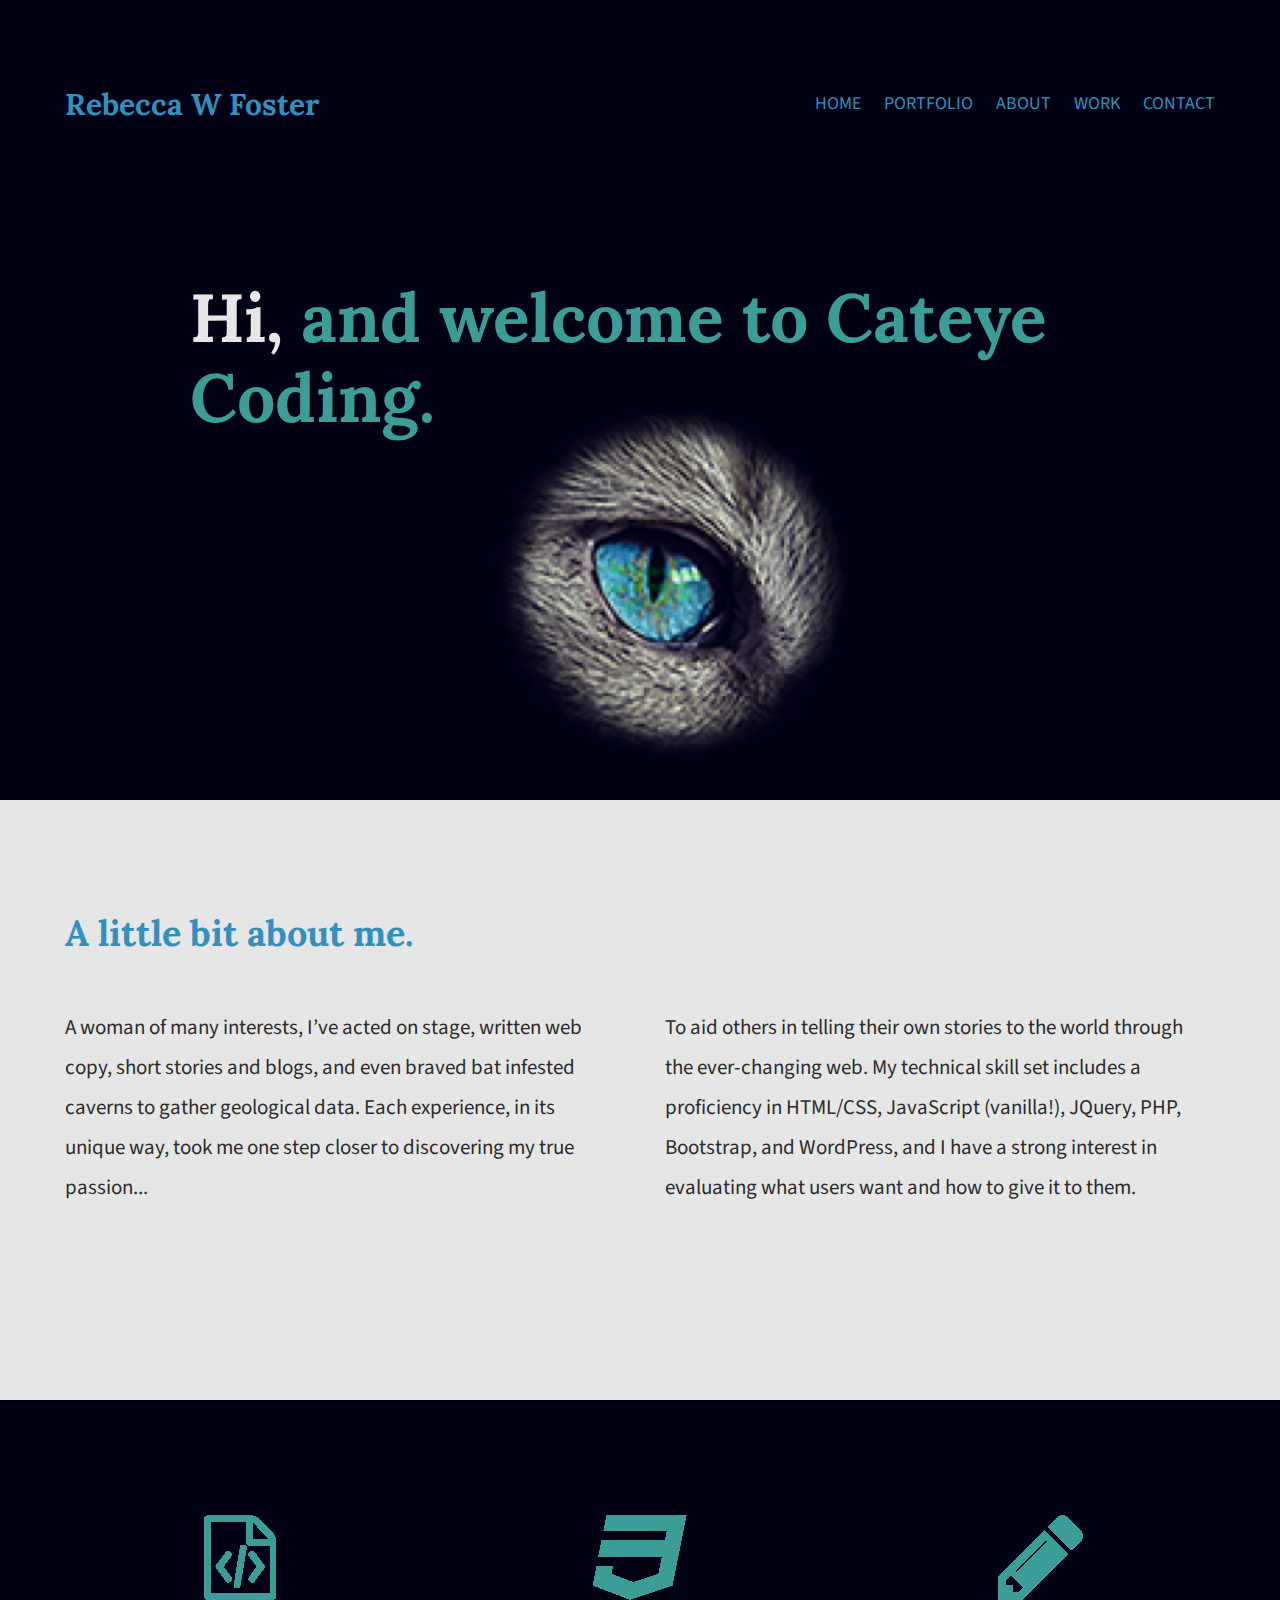
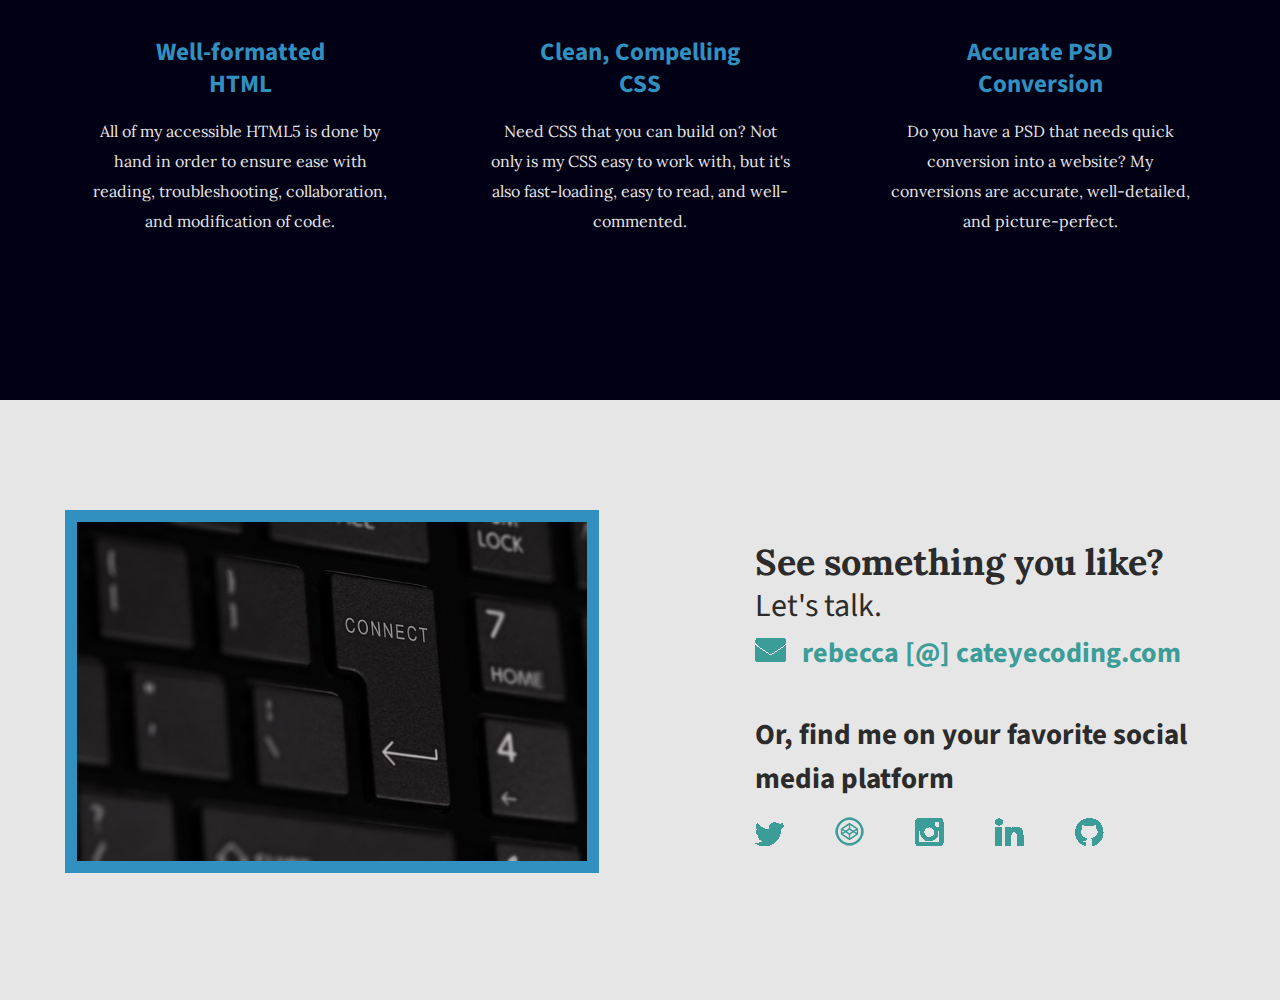
<file: index.html>
<!doctype html>
<html lang="en">
    <head>
        <meta charset="UTF-8">
        <title>Rebecca W Foster | Web Developer</title>
        <link href="https://fonts.googleapis.com/css?family=Lora:400,700" rel="stylesheet">
        <link rel="stylesheet" href="css/normalize.css">
        <link rel="stylesheet" href="css/main.css">
        <link href='https://fonts.googleapis.com/css?family=Source+Sans+Pro:400,700' rel='stylesheet' type='text/css'>
    </head>
    <body>

      <!--Here begins the header-->
      <header>
        <div class="full-width">
          <div class="half-width">
            <h1>Rebecca W Foster</h1>
          </div>
          <div class="half-width">
            <nav>
              <ul>
                <li><a href="index.html">Home</a></li>
                <li><a href="portfolio/index.html">Portfolio</a></li>
                <li><a href="#about">About</a></li>
                <li><a href="#work">Work</a></li>
                <li><a href="#contact">Contact</a></li>
              </ul>
            </nav>
          </div>
          <h2><span>Hi,</span> and welcome to Cateye Coding.</h2>
        </div>
      </header>
        <main>

          <!--About section begins here-->
          <section id="about">
            <div class="full-width">
              <h2>A little bit about me.</h2>
              <div class="half-width">
                <p>A woman of many interests, I’ve acted on stage, written web copy, short stories and blogs, and even braved bat infested caverns to gather geological data. Each experience, in its unique way, took me one step closer to discovering my true passion... </p>
              </div>
              <div class="half-width">
                <p>To aid others in telling their own stories to the world through the ever-changing web. My technical skill set includes a proficiency in HTML/CSS, JavaScript (vanilla!), JQuery, PHP, Bootstrap, and WordPress, and I have a strong interest in evaluating what users want and how to give it to them. </p>
              </div>
            </div>
          </section>

          <!--Work section begins here-->
          <section id="work">
            <div class="full-width">
              <div class="third-width">
                <img src="img/html-icon.png" alt="HTML icon" />
                <h3>Well-formatted HTML</h3>
                <p>All of my accessible HTML5 is done by hand in order to ensure ease with reading, troubleshooting, collaboration, and modification of code.</p>
              </div>
              <div class="third-width">
                <img src="img/css-icon.png" alt="CSS icon" />
                <h3>Clean, Compelling CSS</h3>
                <p>Need CSS that you can build on? Not only is my CSS easy to work with, but it's also fast-loading, easy to read, and well-commented.</p>
              </div>
              <div class="third-width">
                <img src="img/pencil-icon.png" alt="pencil icon" />
                <h3>Accurate PSD Conversion</h3>
                <p>Do you have a PSD that needs quick conversion into a website? My conversions are accurate, well-detailed, and picture-perfect. </p>
              </div>
            </div>
          </section>

          <!--Contact section/footer begins here-->
          <footer id="contact">
            <div class="full-width">
              <div class="half-width">
                <img src="img/keyboard-connect.jpg" id="contact-img" alt="woman at desk with pencil, paper, and laptop" />
              </div>
              <div class="half-width" id="contact-info">
                <h2>See something you like?</h2>
                <h3 id="email-header">Let's talk. </h3>
                <a href="mailto:rebecca@cateyecoding.com"><img src="img/envelope.png" id="envelope" alt="envelope icon" /> rebecca &#91;&#64;&#93; cateyecoding.com</a>

                <!--Social media links begin here-->
                <h3 id="socialmedia-header">Or, find me on your favorite social media platform</h3>
                <ul>
                  <li><a href="https://twitter.com/CatEyeCoding"><img src="img/twitter.png" alt="twitter icon" /></a></li>
                  <li><a href="https://codepen.io/Paleodragon/"><img src="img/button-codepen.png" alt="codepen icon" /></a></li>
                  <li><a href="https://www.instagram.com/rebeccawolfinger/"><img src="img/instagram.png" alt="instagram icon" /></a></li>
                  <li><a href="https://www.linkedin.com/in/rebecca-w-foster/"><img src="img/linkedin.png" alt="LinkedIn icon" /></a></li>
                  <li><a href="https://github.com/Paleodragon"><img src="img/github.png" alt="GitHub icon" /></a></li>
                </ul>
              </div>
            </div>
          </footer>
        </main>
    </body>
</html>
</file>
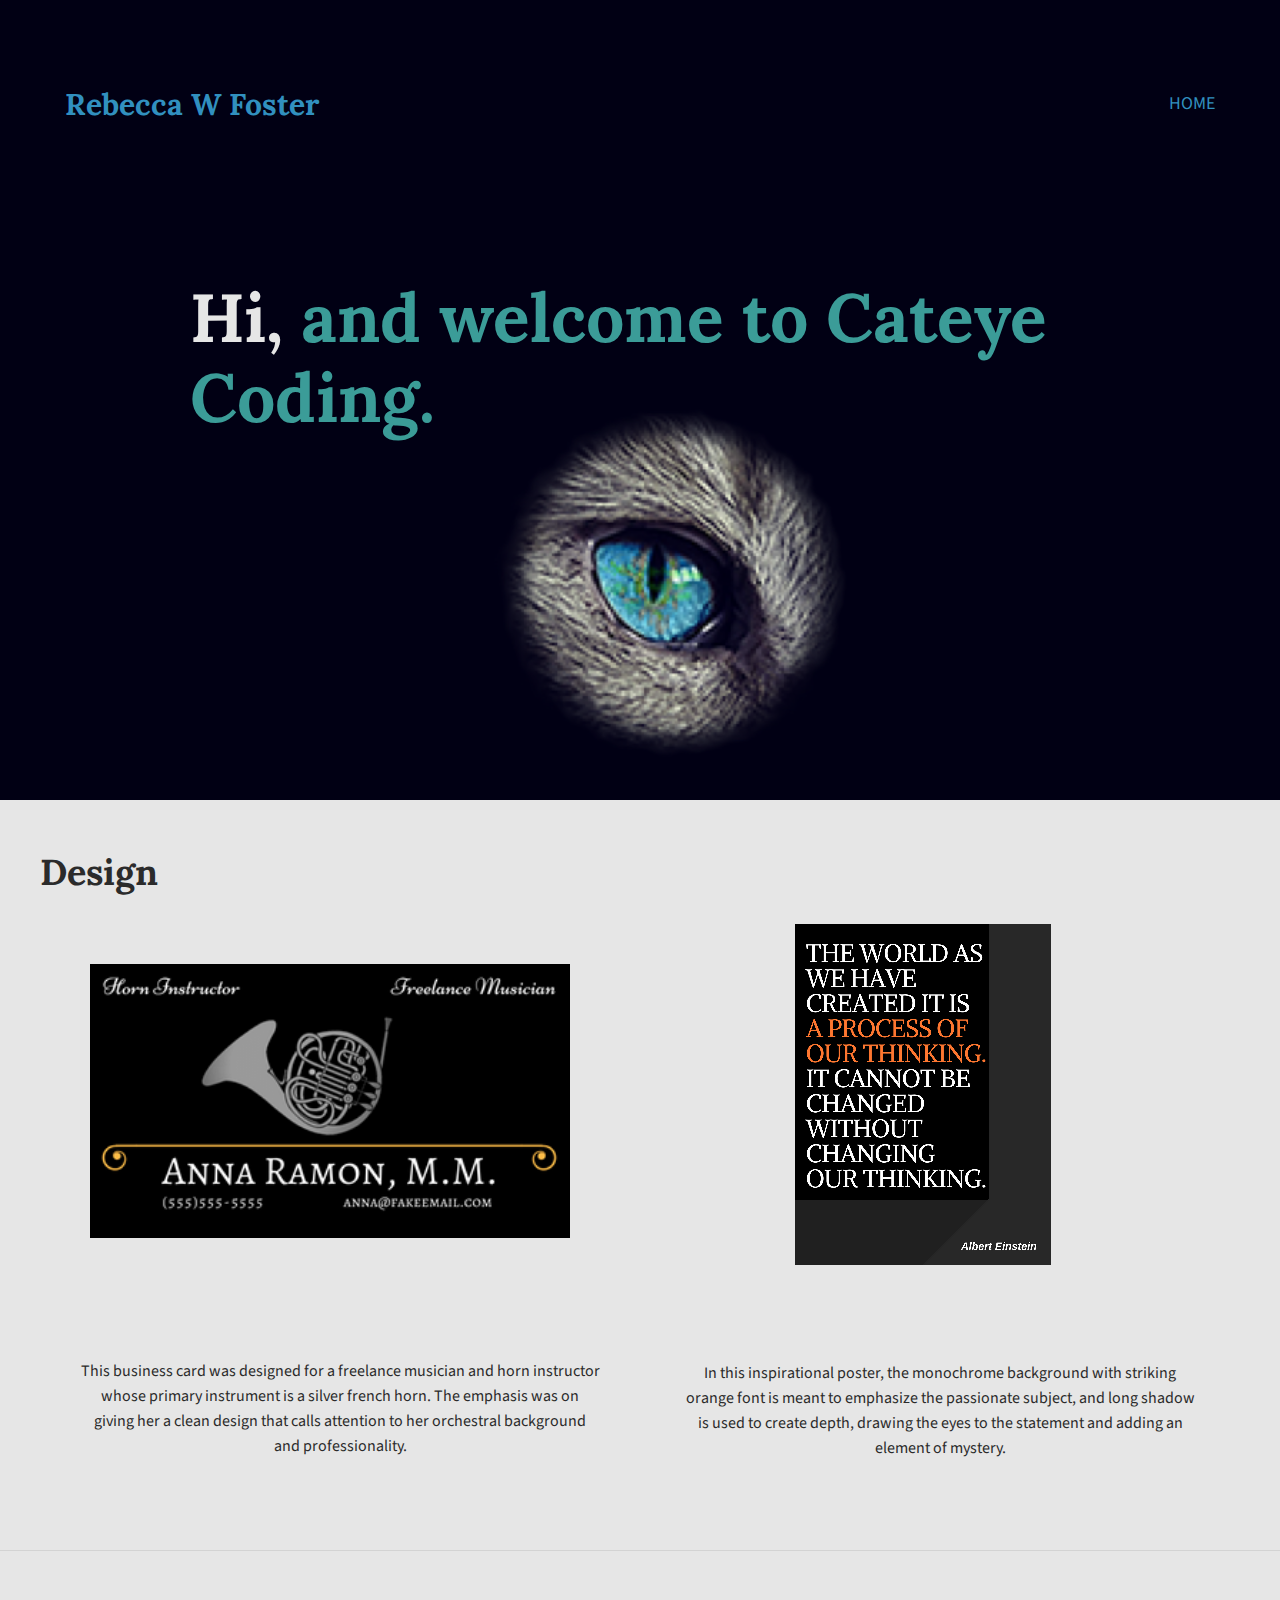
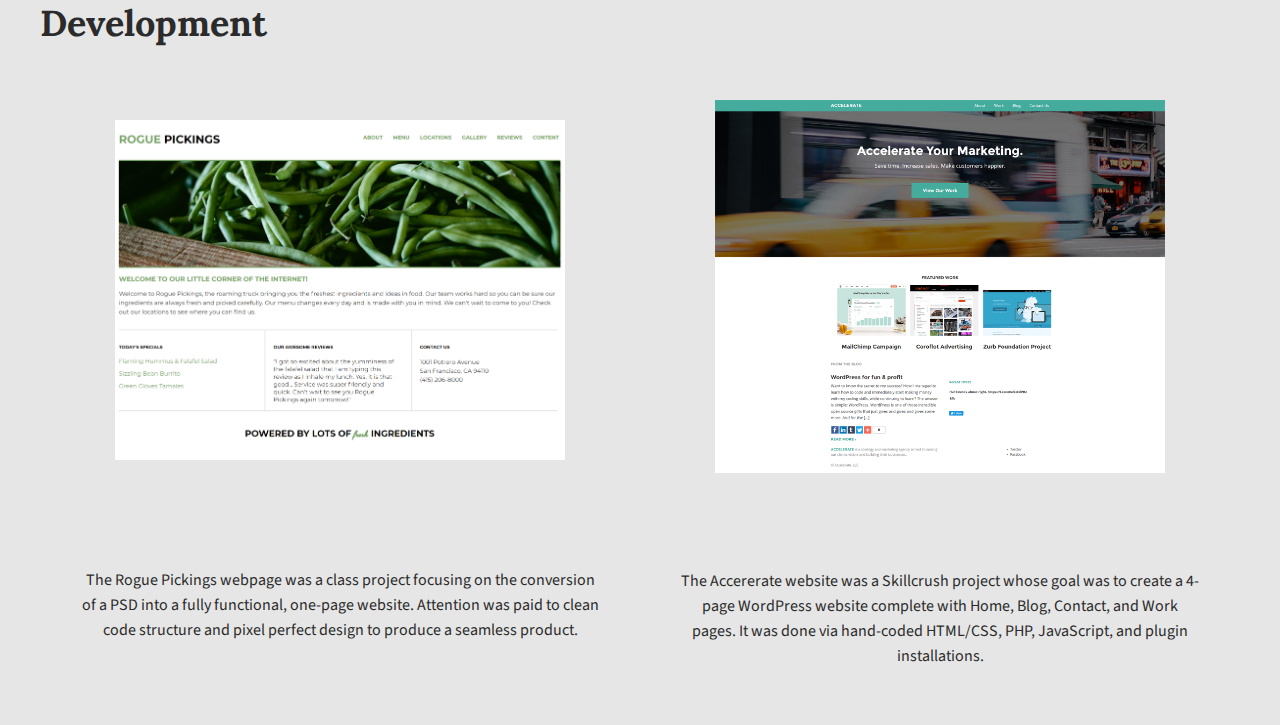
<file: portfolio/index.html>
<!doctype html>
<html lang="en">
    <head>
        <meta charset="UTF-8">
        <title>Rebecca W Foster | Portfolio</title>
        <link href="https://fonts.googleapis.com/css?family=Lora:400,700" rel="stylesheet">
        <link rel="stylesheet" href="../css/normalize.css">
        <link rel="stylesheet" href="../css/main.css">
        <link href='https://fonts.googleapis.com/css?family=Source+Sans+Pro:400,700' rel='stylesheet' type='text/css'>
    </head>
    <body>
    <header>
      <div class="full-width">
        <div class="half-width">
          <h1>Rebecca W Foster</h1>
        </div>
        <div class="half-width">
          <nav>
            <ul>
              <li><a href="../index.html">Home</a></li>
            </ul>
          </nav>
        </div>
        <h2><span>Hi,</span> and welcome to Cateye Coding.</h2>
      </div>
    </header>
      <main>
      <section id="design">
        <div class="full-width">
          <h2>Design</h2>
            <div class="half-width business-card">
              <img src="../img/business-card.png" />
              <p>This business card was designed for a freelance musician and horn instructor whose primary instrument is a silver french horn. The emphasis was on giving her a clean design that calls attention to her orchestral background and professionality.</p>
            </div>
            <div class="half-width poster">
              <img src="../img/inspirational-poster-small.png" />
              <p>In this inspirational poster, the monochrome background with striking orange font is meant to emphasize the passionate subject, and long shadow is used to create depth, drawing the eyes to the statement and adding an element of mystery.</p>
            </div>
        </div>
      </section>
      <section id="development">
        <div class="full-width">
          <h2>Development</h2>
        <div class="half-width" id="rogue-site">
            <a href="https://codepen.io/Paleodragon/pen/gEYLza" target="_blank"><img src="../img/rogue-pickings.png" alt="screenshot of webpage with box of green beans as cover image" /></a>
            <p>The Rogue Pickings webpage was a class project focusing on the conversion of a PSD into a fully functional, one-page website. Attention was paid to clean code structure and pixel perfect design to produce a seamless product.</p>
        </div>
        <div class="half-width" id="accelerate-site">
            <a href="https://github.com/Paleodragon/accelerate" target="_blank"><img src="../img/accelerateit.png" alt="screenshot of webpage with a taxi cab as cover image" /></a>
            <p>The Accererate website was a Skillcrush project whose goal was to create a 4-page WordPress website complete with Home, Blog, Contact, and Work pages. It was done via hand-coded HTML/CSS, PHP, JavaScript, and plugin installations.</p>
        </div>
      </div>
    </section>
    </main>
  </body>
</html>
</file>
<file: css/main.css>
/***** BASE STYLES *****/
body{
  font-family: 'Source Sans Pro', sans-serif;
  color: #2b2b2b;
  background: #e6e6e6;
}

#about, #work, #contact, #design, #development {
    height: 600px;
}


/***** GRID *****/

.full-width {
    width: 1200px;
    margin: 0 auto;
}

.half-width {
  float: left;
  width: 600px;
}

.third-width {
  float: left;
  width: 400px;
}


/****Header Styles****/

header {
    height: 800px;
    background: #524c57;
    background-image: url("../img/cropped-cateye-background2.png");
    background-size: cover;
}

header h1 {
    font-family: 'Lora', serif;
    font-size: 30px;
    font-weight: 700;
    color: #3190bf;
    padding: 65px 10px 85px 25px;
}

nav {
    float: right;
    padding: 75px 25px;
}

nav ul li{
    display: inline-block;
}

nav ul li a {
    text-transform: uppercase;
    text-decoration: none;
    font-size: 18px;
    color: #3190bf;
    padding-left: 20px;
}

header h2 {
    width: 970px;
    clear: both;
    font-family: 'Lora', serif;
    font-size: 68px;
    line-height: 80px;
    color: #3b9c98;
    padding: 50px 100px 20px 150px;
}

header h2 span {
    color: #e6e6e6;
}


/****About Styles****/

#about{
  background: #e6e6e6;
}
#about .full-width {
    padding: 80px 0;
}

#about h2 {
    color: #3190bf;
    font-family: 'Lora', serif;
    font-weight: 700;
    font-size: 36px;
    padding-left: 25px;
}

#about p {
    font-size: 21px;
    color: #2b2b2b;
    line-height: 40px;
    padding-left: 25px;
    padding-right: 45px;
}


/****Work Styles****/

#work {
  background: #010014;
  text-align: center;
}

#work .full-width {
    padding: 115px 0;
}

#work img {
    padding-bottom: 30px;
}

#work h3 {
    color: #3190bf;
    font-size: 25px;
    font-weight: 700;
    line-height: 32px;
    width: 200px;
    margin: 0 auto;
}

#work p {
    color: #e6e6e6;
    font-family: 'Lora', serif;
    font-size: 16px;
    line-height: 30px;
    padding: 0 50px;
}


/****Contact Styles****/

#contact {
  background: #e6e6e6;
}

#contact .full-width {
    padding: 110px 0;
}

#contact img#contact-img {
    margin-left: 25px;
    border: 12px solid #3190bf;
    width: 85%;
}

#contact h2, #contact #email-header, #contact #socialmedia-header, #contact ul {
    padding-left: 115px;
}

#contact #envelope {
    padding: 0 10px 0 115px;
}

#contact h2 {
    font-family: 'Lora', serif;
    font-size: 36px;
    line-height: 44px;
}

#contact #email-header{
    font-size: 32px;
    font-weight: 400;
    line-height: 44px;
    margin: -30px 0 5px 0;
}

#contact #socialmedia-header {
    font-weight: 700px;
    font-size: 29px;
    line-height: 44px;
    margin: 40px 0 0 0;
}

#contact a {
    text-decoration: none;
    color: #3b9c98;
    font-weight: 700;
    font-size: 28px;
}

#contact ul {
    list-style: none;
}

#contact ul li {
     display: inline-block;
}

#contact ul img {
    font-size: 32px;
    padding-right: 48px;
}

/****Portfolio Styles****/

#design, #development {
   height: 720px;
}

#design h2, #development h2{
  font-family: 'Lora', serif;
  font-size: 36px;
  line-height: 44px;
  padding-top: 20px;
}

#design img, #development img {
  padding: 0px 50px 50px 50px;
}

#design p, #development p{
  padding: 40px;
  line-height: 25px;
  margin-top: 0;
  text-align: center;
}

#design{
  border-bottom: 1px solid lightgray;
}
#design .half-width.business-card p{
  padding-top: 65px;
}
#design .half-width.business-card img{
  width: 80%;
  padding-top: 40px;
}

#design .half-width.poster img{
  padding-left: 155px;
}

#development h2{
  padding-bottom: 25px;
}

#development img {
  padding-left: 75px;
}

#development img{
  width: 75%;
}

#rogue-site{
  padding-top: 20px;
}

#rogue-site p{
  padding-top: 52px;
}
</file>
